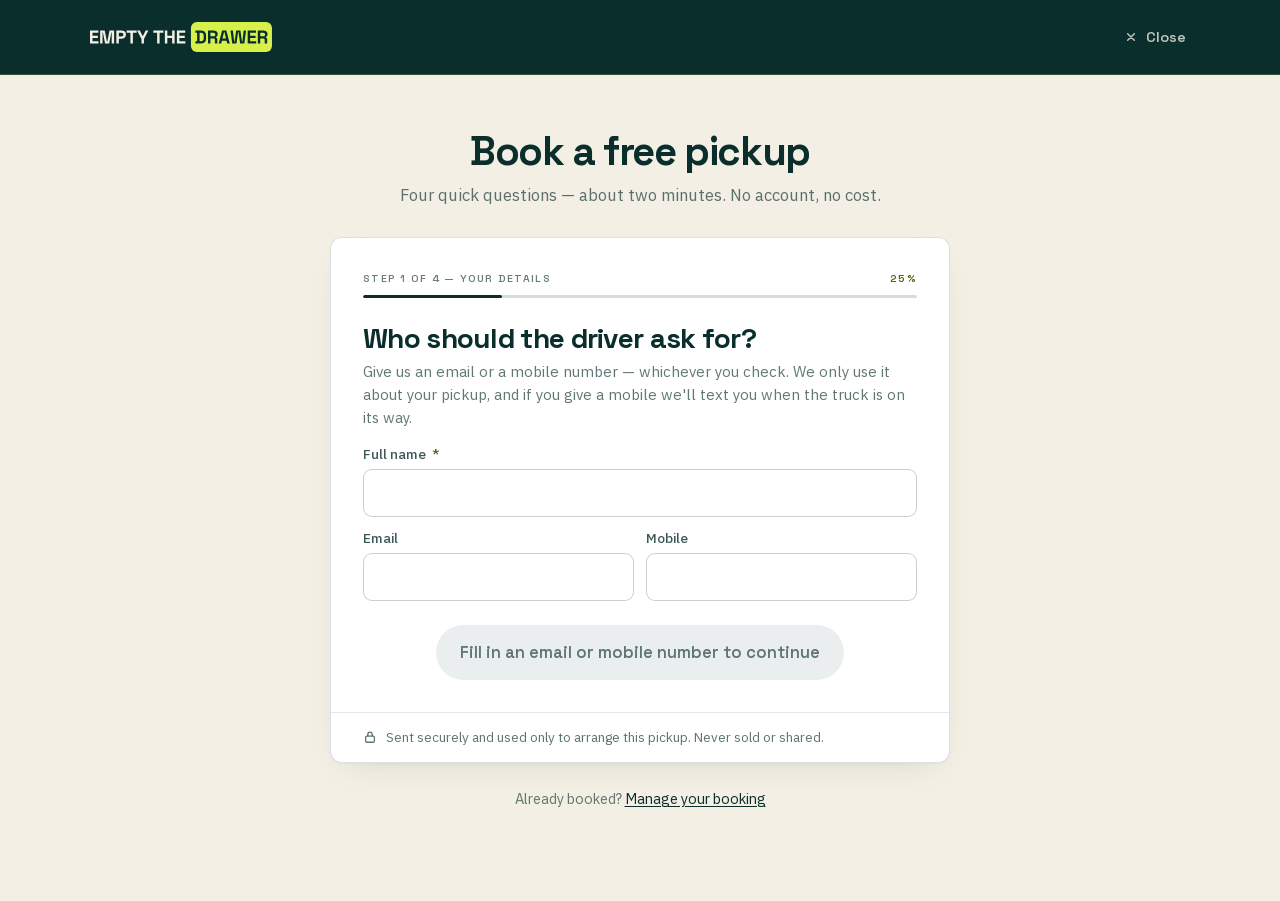
<file: site/book.html>
<!DOCTYPE html>
<html lang="en-CA">
<head>
<meta charset="utf-8">
<meta name="viewport" content="width=device-width, initial-scale=1">
<meta http-equiv="Content-Security-Policy" content="default-src 'self'; script-src 'self'; style-src 'self' 'unsafe-inline'; font-src 'self'; img-src 'self' data: https://tile.openstreetmap.org; connect-src 'self' https://script.google.com https://script.googleusercontent.com https://formsubmit.co https://photon.komoot.io; form-action 'self'; base-uri 'self'; object-src 'none'; upgrade-insecure-requests">
<meta name="referrer" content="strict-origin-when-cross-origin">
<title>Free Electronics Pickup in Metro Vancouver | Empty the Drawer</title>
<meta name="description" content="Book a free doorstep pickup for old laptops, phones, monitors and TVs anywhere within 90 km of Surrey, BC, from Vancouver to Chilliwack. Takes two minutes.">
<!-- seo -->
<link rel="canonical" href="https://emptythedrawer.org/book.html">
<meta name="robots" content="index, follow, max-image-preview:large">
<meta name="theme-color" content="#0A2E2C">
<meta property="og:type" content="website">
<meta property="og:site_name" content="Empty the Drawer">
<meta property="og:locale" content="en_CA">
<meta property="og:title" content="Free Electronics Pickup in Metro Vancouver | Empty the Drawer">
<meta property="og:description" content="Book a free doorstep pickup for old laptops, phones, monitors and TVs anywhere within 90 km of Surrey, BC, from Vancouver to Chilliwack. Takes two minutes.">
<meta property="og:url" content="https://emptythedrawer.org/book.html">
<meta property="og:image" content="https://emptythedrawer.org/og-image.png">
<meta property="og:image:width" content="1200">
<meta property="og:image:height" content="630">
<meta property="og:image:alt" content="Empty the Drawer — free electronics recycling and pickup in Surrey, BC">
<meta name="twitter:card" content="summary_large_image">
<script type="application/ld+json">{"@context":"https://schema.org","@graph":[{"@type":"Service","@id":"https://emptythedrawer.org/book.html#service","name":"Free doorstep electronics pickup","serviceType":"Electronics recycling pickup","provider":{"@type":"RecyclingCenter","@id":"https://emptythedrawer.org/#org","name":"Empty the Drawer","url":"https://emptythedrawer.org/"},"areaServed":[{"@type":"City","name":"Surrey, BC"},{"@type":"City","name":"Delta, BC"},{"@type":"City","name":"White Rock, BC"},{"@type":"City","name":"Langley, BC"},{"@type":"City","name":"Burnaby, BC"},{"@type":"City","name":"New Westminster, BC"},{"@type":"City","name":"Coquitlam, BC"},{"@type":"City","name":"Port Coquitlam, BC"},{"@type":"City","name":"Port Moody, BC"},{"@type":"City","name":"Maple Ridge, BC"},{"@type":"City","name":"Pitt Meadows, BC"},{"@type":"City","name":"Vancouver, BC"},{"@type":"City","name":"Richmond, BC"},{"@type":"City","name":"North Vancouver, BC"},{"@type":"City","name":"West Vancouver, BC"},{"@type":"City","name":"Abbotsford, BC"},{"@type":"City","name":"Mission, BC"},{"@type":"City","name":"Chilliwack, BC"},{"@type":"City","name":"Squamish, BC"}],"offers":{"@type":"Offer","price":"0","priceCurrency":"CAD"},"url":"https://emptythedrawer.org/book.html"}]}</script>
<!-- /seo -->
<link rel="icon" href="logo/favicon.svg" type="image/svg+xml">
<link rel="apple-touch-icon" href="logo/apple-touch-icon.png">
<link rel="preload" href="fonts/space-grotesk-latin.woff2" as="font" type="font/woff2" crossorigin>
<link rel="preload" href="fonts/ibm-plex-sans-latin.woff2" as="font" type="font/woff2" crossorigin>
<link rel="stylesheet" href="styles.css">
<style>
.book{min-height:calc(100vh - 74px);padding:56px 16px 80px}
.book-col{max-width:620px;margin:0 auto}
.book-head{text-align:center;margin-bottom:28px}
.book-head h1{font-family:var(--sg);font-weight:700;font-size:40px;line-height:1.05;letter-spacing:-.035em;margin:0}
.book-head p{font-size:16.5px;line-height:1.55;color:rgba(10,46,44,.66);margin:10px 0 0}
.book .card{padding:34px 32px 0;overflow:hidden}
.card-foot{margin:12px -32px 0;padding:14px 32px}
.book-after{text-align:center;font-size:14.5px;line-height:1.6;color:rgba(10,46,44,.62);margin:24px 0 0}
.book-after a{text-decoration:underline;text-underline-offset:2px}
.nav-exit{display:inline-flex;align-items:center;gap:7px;color:rgba(244,239,228,.78);font-family:var(--sg);font-weight:600;font-size:14.5px;padding:10px 4px}
.nav-exit:hover{color:var(--lime);opacity:1}
@media (max-width:640px){
  .book{padding:28px 16px 56px}
  .book-head h1{font-size:30px}
  .book-head p{font-size:15.5px}
  .book .card{padding:26px 18px 0}
  .card-foot{margin:12px -18px 0;padding:14px 18px}
  .nav-exit{font-size:13.5px}
}
</style>
</head>
<body>
<div class="page">

<header class="hdr">
  <div class="wrap">
    <a href="index.html" class="brand"><svg class="brand-logo" viewBox="0 0 242.59 40" role="img" aria-label="Empty the Drawer" xmlns="http://www.w3.org/2000/svg"><path fill="#F4EFE4" transform="translate(-1.64 28.68)" d="M1.6368 0.0V-17.36H12.7968V-14.384H4.9104V-10.2424H12.1024V-7.2664H4.9104V-2.976H12.945599999999999V0.0ZM15.128 0.0V-17.36H21.204L24.2048 -2.2319999999999998H24.651200000000003L27.652 -17.36H33.728V0.0H30.553600000000003V-14.9544H30.1072L27.1312 0.0H21.724800000000002L18.748800000000003 -14.9544H18.3024V0.0ZM36.753600000000006 0.0V-17.36H43.896Q45.53280000000001 -17.36 46.7852 -16.7028Q48.037600000000005 -16.0456 48.7444 -14.8552Q49.4512 -13.6648 49.4512 -12.027999999999999V-11.6808Q49.4512 -10.0688 48.7196 -8.866Q47.98800000000001 -7.6632 46.735600000000005 -7.006Q45.483200000000004 -6.3488 43.896 -6.3488H40.02720000000001V0.0ZM40.02720000000001 -9.3248H43.573600000000006Q44.739200000000004 -9.3248 45.458400000000005 -9.9696Q46.177600000000005 -10.6144 46.177600000000005 -11.7304V-11.978399999999999Q46.177600000000005 -13.0944 45.458400000000005 -13.7392Q44.739200000000004 -14.384 43.573600000000006 -14.384H40.02720000000001ZM55.50240000000001 0.0V-14.384H50.443200000000004V-17.36H63.83520000000001V-14.384H58.776V0.0ZM70.2832 0.0V-5.9768L64.38080000000001 -17.36H68.0264L71.6968 -9.92H72.14320000000001L75.81360000000001 -17.36H79.4592L73.5568 -5.9768V0.0ZM91.11519999999999 0.0V-14.384H86.056V-17.36H99.448V-14.384H94.38879999999999V0.0ZM101.43199999999997 0.0V-17.36H104.70559999999998V-10.1928H111.15359999999998V-17.36H114.42719999999998V0.0H111.15359999999998V-7.2168H104.70559999999998V0.0ZM117.45279999999997 0.0V-17.36H128.61279999999996V-14.384H120.72639999999997V-10.2424H127.91839999999998V-7.2664H120.72639999999997V-2.976H128.7616V0.0Z"/><rect x="134.56" y="0" width="108.03" height="40.00" rx="8.00" fill="#D8F14A"/><path fill="#0A2E2C" transform="translate(139.38 28.68)" d="M1.1408 0.0V-2.8768H3.4223999999999997V-14.4832H1.1408V-17.36H8.283199999999999Q11.78 -17.36 13.602799999999998 -15.5868Q15.4256 -13.8136 15.4256 -10.316799999999999V-7.0432Q15.4256 -3.5463999999999998 13.602799999999998 -1.7731999999999999Q11.78 0.0 8.283199999999999 0.0ZM6.696 -2.976H8.332799999999999Q10.316799999999999 -2.976 11.234399999999999 -4.0176Q12.152 -5.0592 12.152 -6.944V-10.416Q12.152 -12.3256 11.234399999999999 -13.354800000000001Q10.316799999999999 -14.384 8.332799999999999 -14.384H6.696ZM17.9056 0.0V-17.36H25.4448Q27.081599999999998 -17.36 28.296799999999998 -16.7896Q29.512 -16.2192 30.1816 -15.1776Q30.8512 -14.136 30.8512 -12.7224V-12.4248Q30.8512 -10.8624 30.1072 -9.895199999999999Q29.3632 -8.927999999999999 28.272 -8.4816V-8.0352Q29.263999999999996 -7.9856 29.809599999999996 -7.353199999999999Q30.355199999999996 -6.7208 30.355199999999996 -5.6792V0.0H27.081599999999998V-5.208Q27.081599999999998 -5.8031999999999995 26.7716 -6.1752Q26.461599999999997 -6.5472 25.742399999999996 -6.5472H21.179199999999998V0.0ZM21.179199999999998 -9.5232H25.0976Q26.263199999999998 -9.5232 26.920399999999997 -10.1556Q27.577599999999997 -10.788 27.577599999999997 -11.8296V-12.0776Q27.577599999999997 -13.1192 26.932799999999997 -13.7516Q26.287999999999997 -14.384 25.0976 -14.384H21.179199999999998ZM32.1408 0.0 36.704 -17.36H42.408L46.971199999999996 0.0H43.5984L42.656 -3.8192H36.455999999999996L35.5136 0.0ZM37.2248 -6.844799999999999H41.8872L39.779199999999996 -15.301599999999999H39.3328ZM50.1952 0.0 47.9136 -17.36H51.162400000000005L52.848800000000004 -2.2816H53.2952L55.4776 -17.36H61.132000000000005L63.314400000000006 -2.2816H63.7608L65.44720000000001 -17.36H68.696L66.4144 0.0H60.760000000000005L58.528000000000006 -15.4256H58.0816L55.8496 0.0ZM70.82879999999999 0.0V-17.36H81.9888V-14.384H74.10239999999999V-10.2424H81.2944V-7.2664H74.10239999999999V-2.976H82.13759999999999V0.0ZM84.31999999999998 0.0V-17.36H91.85919999999999Q93.49599999999998 -17.36 94.71119999999999 -16.7896Q95.92639999999999 -16.2192 96.59599999999998 -15.1776Q97.26559999999998 -14.136 97.26559999999998 -12.7224V-12.4248Q97.26559999999998 -10.8624 96.52159999999998 -9.895199999999999Q95.77759999999998 -8.927999999999999 94.68639999999999 -8.4816V-8.0352Q95.67839999999998 -7.9856 96.22399999999999 -7.353199999999999Q96.76959999999998 -6.7208 96.76959999999998 -5.6792V0.0H93.49599999999998V-5.208Q93.49599999999998 -5.8031999999999995 93.18599999999998 -6.1752Q92.87599999999999 -6.5472 92.15679999999999 -6.5472H87.59359999999998V0.0ZM87.59359999999998 -9.5232H91.51199999999999Q92.67759999999998 -9.5232 93.33479999999999 -10.1556Q93.99199999999999 -10.788 93.99199999999999 -11.8296V-12.0776Q93.99199999999999 -13.1192 93.34719999999999 -13.7516Q92.70239999999998 -14.384 91.51199999999999 -14.384H87.59359999999998Z"/></svg></a>
    <nav class="hdr-nav">
      <a href="index.html" class="nav-exit" aria-label="Close and go back to the site">
        <svg viewBox="0 0 24 24" width="16" height="16" fill="none" stroke="currentColor" stroke-width="2.2" stroke-linecap="round" aria-hidden="true"><path d="M7 7l10 10M17 7L7 17"/></svg>Close
      </a>
    </nav>
  </div>
</header>

<main class="book">
  <div class="book-col">
    <div class="book-head">
      <h1>Book a free pickup</h1>
      <p>Four quick questions — about two minutes. No account, no cost.</p>
    </div>
    <div class="card" id="booking"></div>
    <noscript>
      <p style="margin-top:18px;font-size:15.5px;line-height:1.6">The booking form needs JavaScript. You can also book a free electronics pickup anywhere within 90 km of Surrey, BC by calling <a class="u" href="tel:+16049539883">(604) 953-9883</a> or emailing <a class="u" href="mailto:donations@emptythedrawer.org">donations@emptythedrawer.org</a>.</p>
    </noscript>
    <p class="book-after">Already booked? <a href="manage.html">Manage your booking</a></p>
  </div>
</main>
</div>

<script src="vendor/react.production.min.js"></script>
<script src="vendor/react-dom.production.min.js"></script>
<script src="vendor/htm.umd.js"></script>
<script src="common.js"></script>
<script src="booking.js"></script>
</body>
</html>
</file>
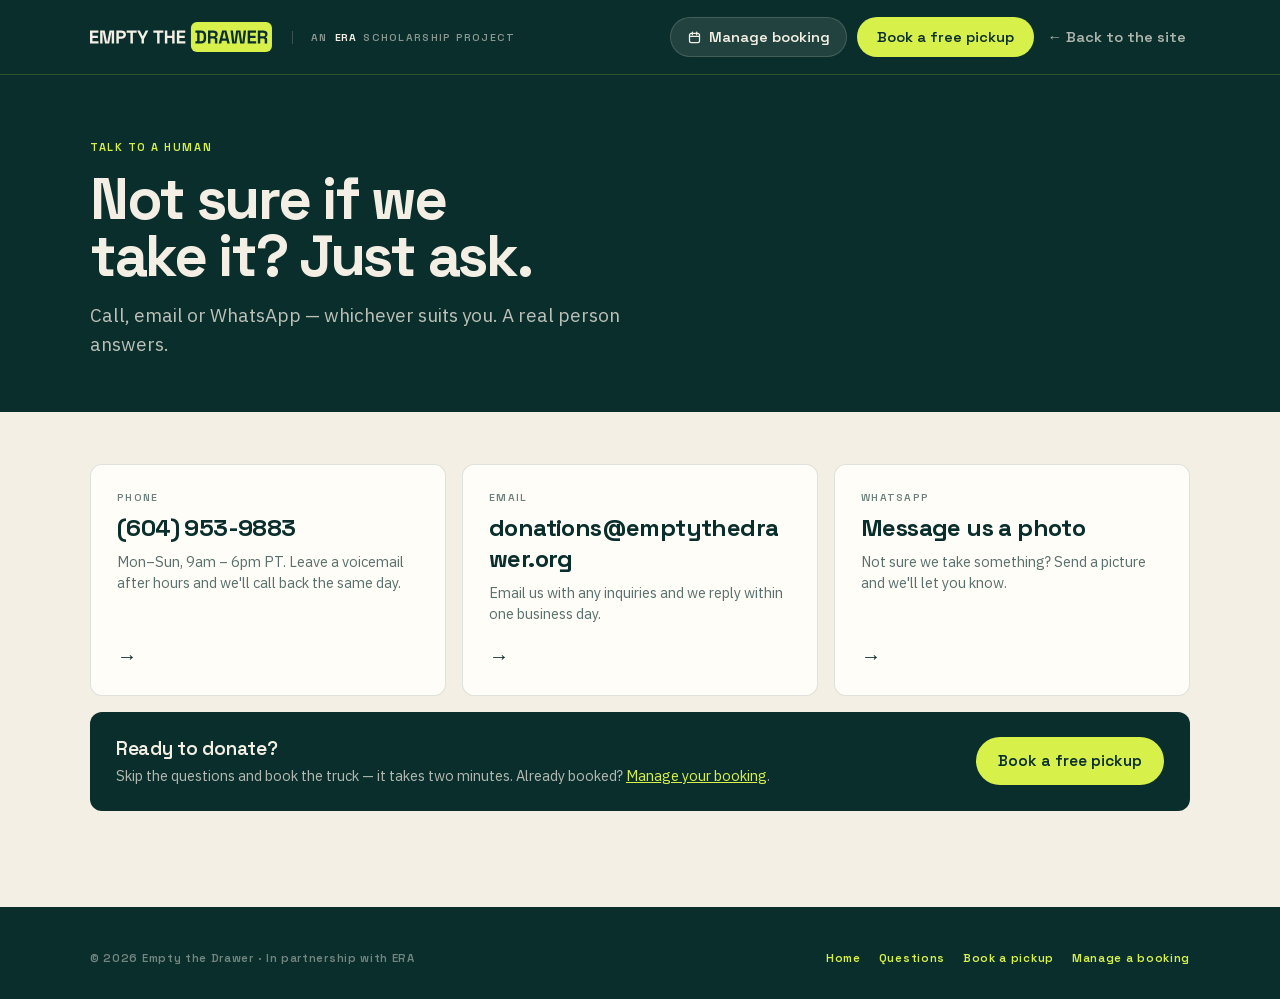
<file: site/contact.html>
<!DOCTYPE html>
<html lang="en-CA">
<head>
<meta charset="utf-8">
<meta name="viewport" content="width=device-width, initial-scale=1">
<meta http-equiv="Content-Security-Policy" content="default-src 'self'; script-src 'self'; style-src 'self' 'unsafe-inline'; font-src 'self'; img-src 'self' data: https://tile.openstreetmap.org; connect-src 'self' https://script.google.com https://script.googleusercontent.com https://formsubmit.co https://photon.komoot.io; form-action 'self'; base-uri 'self'; object-src 'none'; upgrade-insecure-requests">
<meta name="referrer" content="strict-origin-when-cross-origin">
<title>Contact Empty the Drawer — Ask What We Accept</title>
<meta name="description" content="Not sure if we take it? Call (604) 953-9883, email or WhatsApp us about recycling or donating old electronics in Surrey and Metro Vancouver.">
<!-- seo -->
<link rel="canonical" href="https://emptythedrawer.org/contact.html">
<meta name="robots" content="index, follow, max-image-preview:large">
<meta name="theme-color" content="#0A2E2C">
<meta property="og:type" content="website">
<meta property="og:site_name" content="Empty the Drawer">
<meta property="og:locale" content="en_CA">
<meta property="og:title" content="Contact Empty the Drawer — Ask What We Accept">
<meta property="og:description" content="Not sure if we take it? Call (604) 953-9883, email or WhatsApp us about recycling or donating old electronics in Surrey and Metro Vancouver.">
<meta property="og:url" content="https://emptythedrawer.org/contact.html">
<meta property="og:image" content="https://emptythedrawer.org/og-image.png">
<meta property="og:image:width" content="1200">
<meta property="og:image:height" content="630">
<meta property="og:image:alt" content="Empty the Drawer — free electronics recycling and pickup in Surrey, BC">
<meta name="twitter:card" content="summary_large_image">
<script type="application/ld+json">{"@context":"https://schema.org","@graph":[{"@type":"ContactPage","url":"https://emptythedrawer.org/contact.html","name":"Contact Empty the Drawer","about":{"@type":"RecyclingCenter","@id":"https://emptythedrawer.org/#org","name":"Empty the Drawer","url":"https://emptythedrawer.org/","telephone":"+1-604-953-9883","email":"donations@emptythedrawer.org"}}]}</script>
<!-- /seo -->
<link rel="icon" href="logo/favicon.svg" type="image/svg+xml">
<link rel="apple-touch-icon" href="logo/apple-touch-icon.png">
<link rel="preload" href="fonts/space-grotesk-latin.woff2" as="font" type="font/woff2" crossorigin>
<link rel="preload" href="fonts/ibm-plex-sans-latin.woff2" as="font" type="font/woff2" crossorigin>
<link rel="stylesheet" href="styles.css">
<style>
.contact .subhero .wrap{padding-top:60px;padding-bottom:52px}
.contact .subhero h1{font-size:58px;max-width:720px}
.contact .subhero p{max-width:580px;margin-top:16px}
.ways{background:var(--paper);padding:52px 0 96px}
.ways-grid{display:grid;grid-template-columns:repeat(auto-fit,minmax(min(100%,260px),1fr));gap:16px}
.way{background:var(--cream);border:1px solid rgba(10,46,44,.13);border-radius:12px;padding:26px;display:flex;flex-direction:column;gap:8px;min-height:190px;transition:border-color .15s ease}
.way:hover{border-color:var(--ink);opacity:1}
.way .eyebrow{color:rgba(10,46,44,.6)}
.way-main{font-family:var(--sg);font-weight:700;font-size:24px;letter-spacing:-.025em;overflow-wrap:anywhere}
.way-sub{font-size:14.5px;line-height:1.5;color:rgba(10,46,44,.68)}
.way-arrow{margin-top:auto;padding-top:10px;font-family:var(--sg);font-weight:700;font-size:20px}
.ready-band{background:var(--ink);color:var(--paper);border-radius:12px;padding:24px 26px;display:flex;justify-content:space-between;align-items:center;gap:20px;flex-wrap:wrap;margin-top:16px}
@media (max-width:640px){
  .contact .subhero h1{font-size:40px}
  .ways{padding:32px 0 64px}
}
</style>
</head>
<body class="contact">
<div class="page">

<header class="hdr">
  <div class="wrap">
    <a href="index.html" class="brand"><svg class="brand-logo" viewBox="0 0 242.59 40" role="img" aria-label="Empty the Drawer" xmlns="http://www.w3.org/2000/svg"><path fill="#F4EFE4" transform="translate(-1.64 28.68)" d="M1.6368 0.0V-17.36H12.7968V-14.384H4.9104V-10.2424H12.1024V-7.2664H4.9104V-2.976H12.945599999999999V0.0ZM15.128 0.0V-17.36H21.204L24.2048 -2.2319999999999998H24.651200000000003L27.652 -17.36H33.728V0.0H30.553600000000003V-14.9544H30.1072L27.1312 0.0H21.724800000000002L18.748800000000003 -14.9544H18.3024V0.0ZM36.753600000000006 0.0V-17.36H43.896Q45.53280000000001 -17.36 46.7852 -16.7028Q48.037600000000005 -16.0456 48.7444 -14.8552Q49.4512 -13.6648 49.4512 -12.027999999999999V-11.6808Q49.4512 -10.0688 48.7196 -8.866Q47.98800000000001 -7.6632 46.735600000000005 -7.006Q45.483200000000004 -6.3488 43.896 -6.3488H40.02720000000001V0.0ZM40.02720000000001 -9.3248H43.573600000000006Q44.739200000000004 -9.3248 45.458400000000005 -9.9696Q46.177600000000005 -10.6144 46.177600000000005 -11.7304V-11.978399999999999Q46.177600000000005 -13.0944 45.458400000000005 -13.7392Q44.739200000000004 -14.384 43.573600000000006 -14.384H40.02720000000001ZM55.50240000000001 0.0V-14.384H50.443200000000004V-17.36H63.83520000000001V-14.384H58.776V0.0ZM70.2832 0.0V-5.9768L64.38080000000001 -17.36H68.0264L71.6968 -9.92H72.14320000000001L75.81360000000001 -17.36H79.4592L73.5568 -5.9768V0.0ZM91.11519999999999 0.0V-14.384H86.056V-17.36H99.448V-14.384H94.38879999999999V0.0ZM101.43199999999997 0.0V-17.36H104.70559999999998V-10.1928H111.15359999999998V-17.36H114.42719999999998V0.0H111.15359999999998V-7.2168H104.70559999999998V0.0ZM117.45279999999997 0.0V-17.36H128.61279999999996V-14.384H120.72639999999997V-10.2424H127.91839999999998V-7.2664H120.72639999999997V-2.976H128.7616V0.0Z"/><rect x="134.56" y="0" width="108.03" height="40.00" rx="8.00" fill="#D8F14A"/><path fill="#0A2E2C" transform="translate(139.38 28.68)" d="M1.1408 0.0V-2.8768H3.4223999999999997V-14.4832H1.1408V-17.36H8.283199999999999Q11.78 -17.36 13.602799999999998 -15.5868Q15.4256 -13.8136 15.4256 -10.316799999999999V-7.0432Q15.4256 -3.5463999999999998 13.602799999999998 -1.7731999999999999Q11.78 0.0 8.283199999999999 0.0ZM6.696 -2.976H8.332799999999999Q10.316799999999999 -2.976 11.234399999999999 -4.0176Q12.152 -5.0592 12.152 -6.944V-10.416Q12.152 -12.3256 11.234399999999999 -13.354800000000001Q10.316799999999999 -14.384 8.332799999999999 -14.384H6.696ZM17.9056 0.0V-17.36H25.4448Q27.081599999999998 -17.36 28.296799999999998 -16.7896Q29.512 -16.2192 30.1816 -15.1776Q30.8512 -14.136 30.8512 -12.7224V-12.4248Q30.8512 -10.8624 30.1072 -9.895199999999999Q29.3632 -8.927999999999999 28.272 -8.4816V-8.0352Q29.263999999999996 -7.9856 29.809599999999996 -7.353199999999999Q30.355199999999996 -6.7208 30.355199999999996 -5.6792V0.0H27.081599999999998V-5.208Q27.081599999999998 -5.8031999999999995 26.7716 -6.1752Q26.461599999999997 -6.5472 25.742399999999996 -6.5472H21.179199999999998V0.0ZM21.179199999999998 -9.5232H25.0976Q26.263199999999998 -9.5232 26.920399999999997 -10.1556Q27.577599999999997 -10.788 27.577599999999997 -11.8296V-12.0776Q27.577599999999997 -13.1192 26.932799999999997 -13.7516Q26.287999999999997 -14.384 25.0976 -14.384H21.179199999999998ZM32.1408 0.0 36.704 -17.36H42.408L46.971199999999996 0.0H43.5984L42.656 -3.8192H36.455999999999996L35.5136 0.0ZM37.2248 -6.844799999999999H41.8872L39.779199999999996 -15.301599999999999H39.3328ZM50.1952 0.0 47.9136 -17.36H51.162400000000005L52.848800000000004 -2.2816H53.2952L55.4776 -17.36H61.132000000000005L63.314400000000006 -2.2816H63.7608L65.44720000000001 -17.36H68.696L66.4144 0.0H60.760000000000005L58.528000000000006 -15.4256H58.0816L55.8496 0.0ZM70.82879999999999 0.0V-17.36H81.9888V-14.384H74.10239999999999V-10.2424H81.2944V-7.2664H74.10239999999999V-2.976H82.13759999999999V0.0ZM84.31999999999998 0.0V-17.36H91.85919999999999Q93.49599999999998 -17.36 94.71119999999999 -16.7896Q95.92639999999999 -16.2192 96.59599999999998 -15.1776Q97.26559999999998 -14.136 97.26559999999998 -12.7224V-12.4248Q97.26559999999998 -10.8624 96.52159999999998 -9.895199999999999Q95.77759999999998 -8.927999999999999 94.68639999999999 -8.4816V-8.0352Q95.67839999999998 -7.9856 96.22399999999999 -7.353199999999999Q96.76959999999998 -6.7208 96.76959999999998 -5.6792V0.0H93.49599999999998V-5.208Q93.49599999999998 -5.8031999999999995 93.18599999999998 -6.1752Q92.87599999999999 -6.5472 92.15679999999999 -6.5472H87.59359999999998V0.0ZM87.59359999999998 -9.5232H91.51199999999999Q92.67759999999998 -9.5232 93.33479999999999 -10.1556Q93.99199999999999 -10.788 93.99199999999999 -11.8296V-12.0776Q93.99199999999999 -13.1192 93.34719999999999 -13.7516Q92.70239999999998 -14.384 91.51199999999999 -14.384H87.59359999999998Z"/></svg></a>
    <span class="eyebrow era-tag">an <strong>ERA</strong> scholarship project</span>
    <nav class="hdr-nav">
      <a href="manage.html" class="nav-manage"><svg viewBox="0 0 24 24" width="15" height="15" fill="none" stroke="currentColor" stroke-width="2" stroke-linecap="round" stroke-linejoin="round" aria-hidden="true"><rect x="4" y="5.5" width="16" height="14.5" rx="3"/><path d="M4 10h16M8.5 3.5v4M15.5 3.5v4"/></svg><span class="full">Manage booking</span><span class="short">Manage</span></a>
      <a href="book.html" class="nav-cta"><span class="full">Book a free pickup</span><span class="short">Book</span></a>
      <a href="index.html" class="nav-back">← Back to the site</a>
    </nav>
  </div>
</header>

<section class="subhero">
  <div class="wrap">
    <span class="kicker" style="color:var(--lime)">talk to a human</span>
    <h1>Not sure if we take it? Just ask.</h1>
    <p>Call, email or WhatsApp — whichever suits you. A real person answers.</p>
  </div>
</section>

<section class="ways">
  <div class="wrap">
    <div class="ways-grid">
      <a class="way" href="tel:+16049539883">
        <span class="eyebrow">phone</span>
        <div class="way-main">(604) 953-9883</div>
        <div class="way-sub">Mon–Sun, 9am – 6pm PT. Leave a voicemail after hours and we'll call back the same day.</div>
        <span class="way-arrow" aria-hidden="true">→</span>
      </a>
      <a class="way" href="mailto:donations@emptythedrawer.org?subject=Donating%20devices">
        <span class="eyebrow">email</span>
        <div class="way-main">donations@emptythedrawer.org</div>
        <div class="way-sub">Email us with any inquiries and we reply within one business day.</div>
        <span class="way-arrow" aria-hidden="true">→</span>
      </a>
      <a class="way" href="https://wa.me/16049539883?text=Hi%20Empty%20the%20Drawer%20%E2%80%94%20I%20have%20some%20old%20devices%20to%20donate" target="_blank" rel="noopener">
        <span class="eyebrow">whatsapp</span>
        <div class="way-main">Message us a photo</div>
        <div class="way-sub">Not sure we take something? Send a picture and we'll let you know.</div>
        <span class="way-arrow" aria-hidden="true">→</span>
      </a>
    </div>
    <div class="ready-band">
      <div>
        <div style="font-family:var(--sg);font-weight:600;font-size:19px;letter-spacing:-.015em">Ready to donate?</div>
        <div style="font-size:14.5px;line-height:1.5;color:rgba(244,239,228,.72);margin-top:4px">Skip the questions and book the truck — it takes two minutes. Already booked? <a href="manage.html" style="color:var(--lime);text-decoration:underline">Manage your booking</a>.</div>
      </div>
      <a href="book.html" class="nav-cta" style="font-size:15.5px;padding:14px 22px">Book a free pickup</a>
    </div>
  </div>
</section>

<footer class="foot-simple">
  <div class="wrap">
    <span>© 2026 Empty the Drawer · In partnership with ERA</span>
    <div class="foot-links"><a href="index.html">Home</a><a href="index.html#faq">Questions</a><a href="book.html">Book a pickup</a><a href="manage.html">Manage a booking</a></div>
  </div>
</footer>
</div>
</body>
</html>
</file>
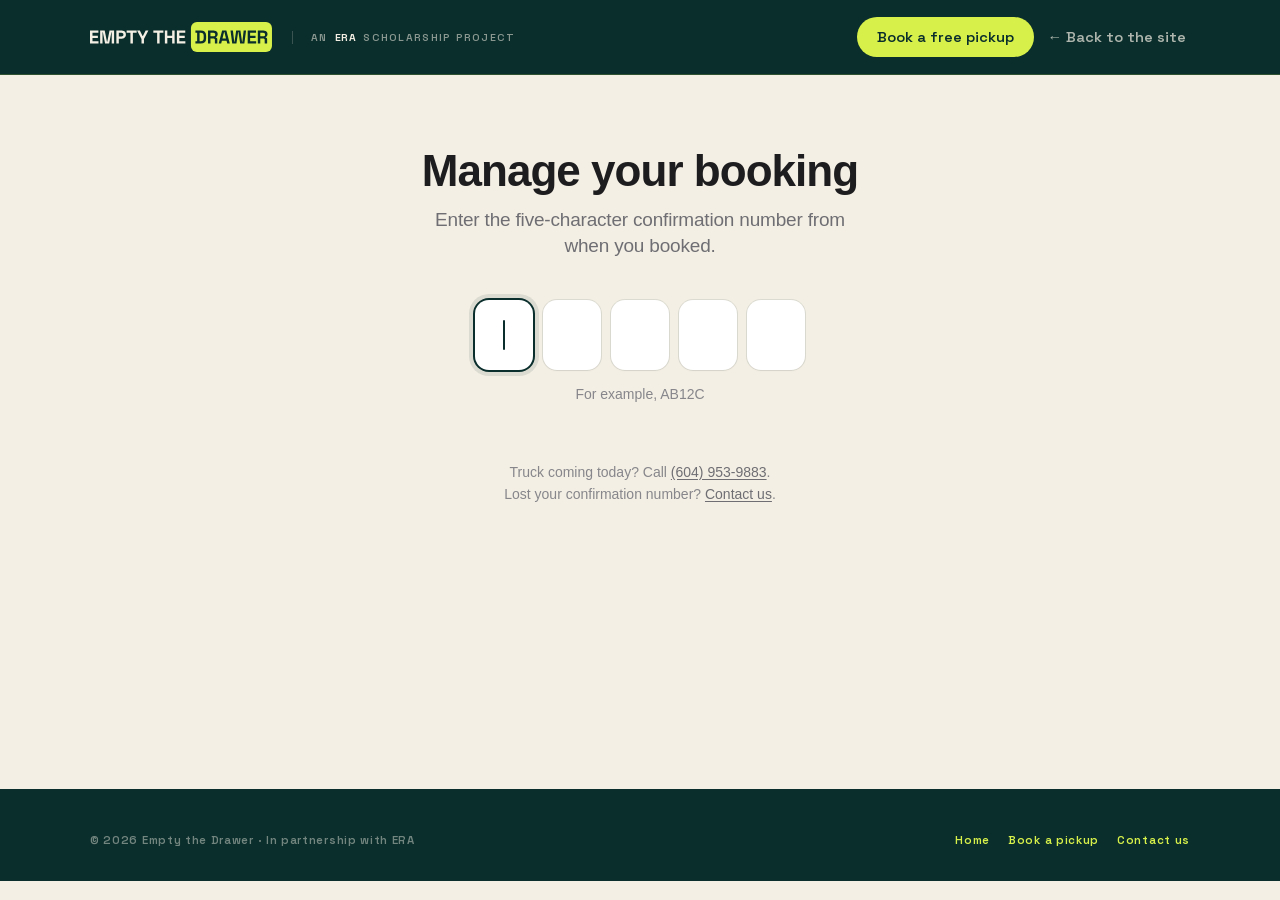
<file: site/manage.html>
<!DOCTYPE html>
<html lang="en-CA">
<head>
<meta charset="utf-8">
<meta name="viewport" content="width=device-width, initial-scale=1">
<meta http-equiv="Content-Security-Policy" content="default-src 'self'; script-src 'self'; style-src 'self' 'unsafe-inline'; font-src 'self'; img-src 'self' data: https://tile.openstreetmap.org; connect-src 'self' https://script.google.com https://script.googleusercontent.com https://formsubmit.co https://photon.komoot.io; form-action 'self'; base-uri 'self'; object-src 'none'; upgrade-insecure-requests">
<meta name="referrer" content="strict-origin-when-cross-origin">
<title>Manage Your Booking | Empty the Drawer</title>
<meta name="description" content="Cancel, reschedule or change your Empty the Drawer pickup with your confirmation number.">
<!-- seo -->
<link rel="canonical" href="https://emptythedrawer.org/manage.html">
<meta name="robots" content="noindex, follow">
<meta name="theme-color" content="#0A2E2C">
<meta property="og:type" content="website">
<meta property="og:site_name" content="Empty the Drawer">
<meta property="og:locale" content="en_CA">
<meta property="og:title" content="Manage Your Booking | Empty the Drawer">
<meta property="og:description" content="Cancel, reschedule or change your Empty the Drawer pickup with your confirmation number.">
<meta property="og:url" content="https://emptythedrawer.org/manage.html">
<meta property="og:image" content="https://emptythedrawer.org/og-image.png">
<meta property="og:image:width" content="1200">
<meta property="og:image:height" content="630">
<meta property="og:image:alt" content="Empty the Drawer — free electronics recycling and pickup in Surrey, BC">
<meta name="twitter:card" content="summary_large_image">
<!-- /seo -->
<link rel="icon" href="logo/favicon.svg" type="image/svg+xml">
<link rel="apple-touch-icon" href="logo/apple-touch-icon.png">
<link rel="preload" href="fonts/space-grotesk-latin.woff2" as="font" type="font/woff2" crossorigin>
<link rel="preload" href="fonts/ibm-plex-sans-latin.woff2" as="font" type="font/woff2" crossorigin>
<link rel="stylesheet" href="styles.css">
<style>
:root{
  --sys:-apple-system,BlinkMacSystemFont,"SF Pro Text","SF Pro Display","Helvetica Neue",Helvetica,Arial,sans-serif;
  --label:#1d1d1f; --label-2:#6e6e73; --label-3:#86868b;
  --sep:rgba(10,46,44,.1); --fill:#fff; --bg:var(--paper);
}
body{background:var(--bg)}
.mg{font-family:var(--sys);color:var(--label);-webkit-font-smoothing:antialiased;min-height:calc(100vh - 74px - 112px);padding:72px 16px 96px}
.mg-col{max-width:520px;margin:0 auto}

.intro{text-align:center}
.title{font-family:var(--sys);font-weight:700;font-size:44px;line-height:1.08;letter-spacing:-.022em;margin:0;color:var(--label)}
.subtitle{font-size:19px;line-height:1.42;letter-spacing:-.01em;color:var(--label-2);margin:12px auto 0;max-width:420px}

/* code boxes */
.code{position:relative;display:flex;justify-content:center;gap:10px;margin:40px auto 0;cursor:text;width:max-content}
.code-box{width:58px;height:70px;border-radius:14px;background:var(--fill);box-shadow:0 0 0 1px var(--sep),0 1px 2px rgba(0,0,0,.04);display:flex;align-items:center;justify-content:center;font-family:var(--sys);font-size:30px;font-weight:600;letter-spacing:0;color:var(--label);transition:box-shadow .2s ease,transform .2s ease}
.code-box.filled{box-shadow:0 0 0 1px rgba(0,0,0,.14),0 1px 2px rgba(0,0,0,.04)}
.code-box.active{box-shadow:0 0 0 2px var(--ink),0 0 0 6px rgba(10,46,44,.1)}
.code-box.active:empty::after{content:"";width:2px;height:30px;background:var(--ink);border-radius:1px;animation:caret 1s steps(1) infinite}
.code.bad .code-box{box-shadow:0 0 0 1.5px #d70015;animation:shake .4s ease}
.code-input{position:absolute;inset:0;width:100%;opacity:0;border:0;font-size:16px;color:transparent;background:transparent;caret-color:transparent;cursor:text}
.code-help{text-align:center;font-size:14px;line-height:1.45;color:var(--label-3);margin:14px 0 0;min-height:20px}
.code-help.bad{color:#d70015}
@keyframes caret{50%{opacity:0}}
@keyframes shake{20%,60%{transform:translateX(-4px)}40%,80%{transform:translateX(4px)}}

/* grouped lists */
.reveal{animation:rise .42s cubic-bezier(.2,.8,.2,1) both}
@keyframes rise{from{opacity:0;transform:translateY(10px)}to{opacity:1;transform:none}}
.group{margin-top:36px}
.group-title{display:flex;justify-content:space-between;align-items:baseline;font-size:13px;font-weight:600;letter-spacing:.01em;text-transform:uppercase;color:var(--label-3);padding:0 18px 8px}
.group-title span{text-transform:none;font-weight:400;letter-spacing:0}
.group-body{background:var(--fill);border-radius:16px;overflow:hidden;box-shadow:0 0 0 1px var(--sep),0 1px 3px rgba(0,0,0,.03)}
.row{display:flex;align-items:center;gap:14px;width:100%;padding:14px 18px;background:transparent;border:0;text-align:left;font:inherit;color:inherit;cursor:pointer;position:relative;transition:background .15s ease}
.row + .row::before{content:"";position:absolute;top:0;right:0;left:18px;height:1px;background:var(--sep)}
.row:has(.row-icon) + .row::before{left:64px}
.row:hover{background:rgba(0,0,0,.025)}
.row:active{background:rgba(0,0,0,.05)}
.row.static{cursor:default}
.row.static:hover{background:transparent}
.row.compact{padding-top:13px;padding-bottom:13px}
.row-icon{flex:none;width:32px;height:32px;border-radius:9px;display:flex;align-items:center;justify-content:center;color:#fff}
.row-text{flex:1;min-width:0;display:flex;flex-direction:column;gap:2px}
.row-label{font-size:17px;line-height:1.3;letter-spacing:-.015em;color:var(--label)}
.row-sub{font-size:14px;line-height:1.35;color:var(--label-2)}
.row-check{flex:none;width:22px;height:22px;color:var(--ink);display:flex;align-items:center;justify-content:center}
.row-check svg{animation:pop .25s cubic-bezier(.2,.9,.3,1.4) both}
@keyframes pop{from{transform:scale(.4);opacity:0}to{transform:none;opacity:1}}
.row:focus-visible,.btn-primary:focus-visible,.btn-plain:focus-visible{outline:2px solid var(--ink);outline-offset:-2px}
.note{display:block;width:100%;border:0;outline:0;resize:vertical;padding:14px 18px;font-family:var(--sys);font-size:17px;line-height:1.4;letter-spacing:-.015em;color:var(--label);background:transparent;min-height:96px}
.note::placeholder{color:#a1a1a6}

/* buttons */
.btn-primary{display:flex;align-items:center;justify-content:center;gap:10px;width:100%;margin-top:36px;padding:16px 22px;border:0;border-radius:14px;background:var(--ink);color:#fff;font-family:var(--sys);font-size:17px;font-weight:600;letter-spacing:-.01em;cursor:pointer;transition:transform .15s ease,opacity .2s ease,background .2s ease}
.btn-primary:hover{color:#fff;opacity:.92}
.btn-primary:active{transform:scale(.985)}
.btn-primary.destructive{background:#d70015}
.btn-primary:disabled{background:rgba(0,0,0,.08);color:rgba(0,0,0,.3);cursor:not-allowed;transform:none;opacity:1}
.btn-plain{display:block;margin:14px auto 0;background:none;border:0;font-family:var(--sys);font-size:16px;color:var(--olive);cursor:pointer;padding:8px}
.btn-plain:hover{text-decoration:underline}
.spinner{width:16px;height:16px;border-radius:50%;border:2px solid rgba(0,0,0,.18);border-top-color:rgba(0,0,0,.5);animation:spin .7s linear infinite}
@keyframes spin{to{transform:rotate(360deg)}}
.send-err{text-align:center;font-size:14px;color:#d70015;margin:12px 0 0}
/* booking status */
.status-head{padding:16px 18px 6px}
.status-head p{margin:10px 0 0;font-size:15px;line-height:1.45;color:var(--label-2)}
.status-pill{display:inline-block;font-size:13px;font-weight:600;letter-spacing:.01em;padding:5px 11px;border-radius:999px;background:#eef0ea;color:var(--ink)}
.status-pill.scheduled{background:#e7f4c2;color:#3d5410}
.status-pill.on_the_way{background:#e6e3ff;color:#3a2fa0}
.status-pill.picked_up{background:var(--lime);color:var(--ink)}
.status-pill.recycled{background:var(--ink);color:var(--lime)}
.status-pill.cancelled{background:#fde7e7;color:#a3121f}
.timeline{list-style:none;margin:6px 0 0;padding:6px 18px 14px}
.tl-step{position:relative;display:flex;gap:14px;align-items:flex-start;padding:8px 0}
.tl-step:not(:last-child)::after{content:"";position:absolute;left:11px;top:32px;bottom:-8px;width:2px;background:var(--sep)}
.tl-step.done:not(:last-child)::after{background:var(--ink)}
.tl-dot{flex:none;width:24px;height:24px;border-radius:50%;display:flex;align-items:center;justify-content:center;background:#fff;box-shadow:inset 0 0 0 2px var(--sep);color:var(--lime)}
.tl-dot svg{width:14px;height:14px}
.tl-step.done .tl-dot{background:var(--ink);box-shadow:none}
.tl-step.now .tl-dot{box-shadow:inset 0 0 0 2px var(--ink),0 0 0 4px rgba(10,46,44,.1);background:var(--lime)}
.tl-text{display:flex;flex-direction:column;gap:1px;padding-top:2px}
.tl-label{font-size:16px;letter-spacing:-.01em;color:var(--label)}
.tl-step.next .tl-label{color:var(--label-3)}
.tl-step.now .tl-label{font-weight:600}
.tl-sub{font-size:13.5px;color:var(--label-2)}
.after-note{text-align:center;font-size:15px;color:var(--label-2);margin:16px 0 0}
.after-note a{color:var(--olive);font-weight:600}
.spinner.dark{display:inline-block;vertical-align:-3px;margin-right:6px;width:14px;height:14px;border-color:rgba(0,0,0,.12);border-top-color:rgba(0,0,0,.45)}
.honey{position:absolute;left:-9999px;width:1px;height:1px;opacity:0}

/* done */
.done{text-align:center;animation:rise .5s cubic-bezier(.2,.8,.2,1) both}
.done-mark{width:72px;height:72px;margin:0 auto 26px;border-radius:50%;background:var(--lime);color:var(--ink);display:flex;align-items:center;justify-content:center}
.done-mark svg{width:34px;height:34px;animation:pop .45s .1s cubic-bezier(.2,.9,.3,1.4) both}
.done-code{display:inline-flex;align-items:baseline;gap:10px;margin-top:28px;padding:12px 20px;border-radius:12px;background:var(--fill);box-shadow:0 0 0 1px var(--sep)}
.done-code span{font-size:14px;color:var(--label-2)}
.done-code strong{font-size:22px;letter-spacing:.1em}
.done .btn-primary{text-decoration:none}

.mg-foot{margin:56px auto 0;max-width:520px;text-align:center;font-size:14px;line-height:1.6;color:var(--label-3)}
.mg-foot a{color:var(--label-2);text-decoration:underline;text-underline-offset:2px}

@media (max-width:640px){
  .mg{padding:44px 16px 72px}
  .title{font-size:34px}
  .subtitle{font-size:17px}
  .code{gap:8px;margin-top:32px}
  .code-box{width:52px;height:62px;font-size:26px;border-radius:12px}
}
@media (max-width:340px){
  .code-box{width:46px;height:56px}
}
@media (prefers-reduced-motion:reduce){.code-box.active:empty::after{animation:none}}
</style>
</head>
<body>
<div class="page">

<header class="hdr">
  <div class="wrap">
    <a href="index.html" class="brand"><svg class="brand-logo" viewBox="0 0 242.59 40" role="img" aria-label="Empty the Drawer" xmlns="http://www.w3.org/2000/svg"><path fill="#F4EFE4" transform="translate(-1.64 28.68)" d="M1.6368 0.0V-17.36H12.7968V-14.384H4.9104V-10.2424H12.1024V-7.2664H4.9104V-2.976H12.945599999999999V0.0ZM15.128 0.0V-17.36H21.204L24.2048 -2.2319999999999998H24.651200000000003L27.652 -17.36H33.728V0.0H30.553600000000003V-14.9544H30.1072L27.1312 0.0H21.724800000000002L18.748800000000003 -14.9544H18.3024V0.0ZM36.753600000000006 0.0V-17.36H43.896Q45.53280000000001 -17.36 46.7852 -16.7028Q48.037600000000005 -16.0456 48.7444 -14.8552Q49.4512 -13.6648 49.4512 -12.027999999999999V-11.6808Q49.4512 -10.0688 48.7196 -8.866Q47.98800000000001 -7.6632 46.735600000000005 -7.006Q45.483200000000004 -6.3488 43.896 -6.3488H40.02720000000001V0.0ZM40.02720000000001 -9.3248H43.573600000000006Q44.739200000000004 -9.3248 45.458400000000005 -9.9696Q46.177600000000005 -10.6144 46.177600000000005 -11.7304V-11.978399999999999Q46.177600000000005 -13.0944 45.458400000000005 -13.7392Q44.739200000000004 -14.384 43.573600000000006 -14.384H40.02720000000001ZM55.50240000000001 0.0V-14.384H50.443200000000004V-17.36H63.83520000000001V-14.384H58.776V0.0ZM70.2832 0.0V-5.9768L64.38080000000001 -17.36H68.0264L71.6968 -9.92H72.14320000000001L75.81360000000001 -17.36H79.4592L73.5568 -5.9768V0.0ZM91.11519999999999 0.0V-14.384H86.056V-17.36H99.448V-14.384H94.38879999999999V0.0ZM101.43199999999997 0.0V-17.36H104.70559999999998V-10.1928H111.15359999999998V-17.36H114.42719999999998V0.0H111.15359999999998V-7.2168H104.70559999999998V0.0ZM117.45279999999997 0.0V-17.36H128.61279999999996V-14.384H120.72639999999997V-10.2424H127.91839999999998V-7.2664H120.72639999999997V-2.976H128.7616V0.0Z"/><rect x="134.56" y="0" width="108.03" height="40.00" rx="8.00" fill="#D8F14A"/><path fill="#0A2E2C" transform="translate(139.38 28.68)" d="M1.1408 0.0V-2.8768H3.4223999999999997V-14.4832H1.1408V-17.36H8.283199999999999Q11.78 -17.36 13.602799999999998 -15.5868Q15.4256 -13.8136 15.4256 -10.316799999999999V-7.0432Q15.4256 -3.5463999999999998 13.602799999999998 -1.7731999999999999Q11.78 0.0 8.283199999999999 0.0ZM6.696 -2.976H8.332799999999999Q10.316799999999999 -2.976 11.234399999999999 -4.0176Q12.152 -5.0592 12.152 -6.944V-10.416Q12.152 -12.3256 11.234399999999999 -13.354800000000001Q10.316799999999999 -14.384 8.332799999999999 -14.384H6.696ZM17.9056 0.0V-17.36H25.4448Q27.081599999999998 -17.36 28.296799999999998 -16.7896Q29.512 -16.2192 30.1816 -15.1776Q30.8512 -14.136 30.8512 -12.7224V-12.4248Q30.8512 -10.8624 30.1072 -9.895199999999999Q29.3632 -8.927999999999999 28.272 -8.4816V-8.0352Q29.263999999999996 -7.9856 29.809599999999996 -7.353199999999999Q30.355199999999996 -6.7208 30.355199999999996 -5.6792V0.0H27.081599999999998V-5.208Q27.081599999999998 -5.8031999999999995 26.7716 -6.1752Q26.461599999999997 -6.5472 25.742399999999996 -6.5472H21.179199999999998V0.0ZM21.179199999999998 -9.5232H25.0976Q26.263199999999998 -9.5232 26.920399999999997 -10.1556Q27.577599999999997 -10.788 27.577599999999997 -11.8296V-12.0776Q27.577599999999997 -13.1192 26.932799999999997 -13.7516Q26.287999999999997 -14.384 25.0976 -14.384H21.179199999999998ZM32.1408 0.0 36.704 -17.36H42.408L46.971199999999996 0.0H43.5984L42.656 -3.8192H36.455999999999996L35.5136 0.0ZM37.2248 -6.844799999999999H41.8872L39.779199999999996 -15.301599999999999H39.3328ZM50.1952 0.0 47.9136 -17.36H51.162400000000005L52.848800000000004 -2.2816H53.2952L55.4776 -17.36H61.132000000000005L63.314400000000006 -2.2816H63.7608L65.44720000000001 -17.36H68.696L66.4144 0.0H60.760000000000005L58.528000000000006 -15.4256H58.0816L55.8496 0.0ZM70.82879999999999 0.0V-17.36H81.9888V-14.384H74.10239999999999V-10.2424H81.2944V-7.2664H74.10239999999999V-2.976H82.13759999999999V0.0ZM84.31999999999998 0.0V-17.36H91.85919999999999Q93.49599999999998 -17.36 94.71119999999999 -16.7896Q95.92639999999999 -16.2192 96.59599999999998 -15.1776Q97.26559999999998 -14.136 97.26559999999998 -12.7224V-12.4248Q97.26559999999998 -10.8624 96.52159999999998 -9.895199999999999Q95.77759999999998 -8.927999999999999 94.68639999999999 -8.4816V-8.0352Q95.67839999999998 -7.9856 96.22399999999999 -7.353199999999999Q96.76959999999998 -6.7208 96.76959999999998 -5.6792V0.0H93.49599999999998V-5.208Q93.49599999999998 -5.8031999999999995 93.18599999999998 -6.1752Q92.87599999999999 -6.5472 92.15679999999999 -6.5472H87.59359999999998V0.0ZM87.59359999999998 -9.5232H91.51199999999999Q92.67759999999998 -9.5232 93.33479999999999 -10.1556Q93.99199999999999 -10.788 93.99199999999999 -11.8296V-12.0776Q93.99199999999999 -13.1192 93.34719999999999 -13.7516Q92.70239999999998 -14.384 91.51199999999999 -14.384H87.59359999999998Z"/></svg></a>
    <span class="eyebrow era-tag">an <strong>ERA</strong> scholarship project</span>
    <nav class="hdr-nav">
      <a href="book.html" class="nav-cta"><span class="full">Book a free pickup</span><span class="short">Book</span></a>
      <a href="index.html" class="nav-back">← Back to the site</a>
    </nav>
  </div>
</header>

<main class="mg">
  <div class="mg-col" id="manage"></div>
  <p class="mg-foot">Truck coming today? Call <a href="tel:+16049539883">(604) 953-9883</a>.<br>Lost your confirmation number? <a href="contact.html">Contact us</a>.</p>
</main>

<footer class="foot-simple">
  <div class="wrap">
    <span>© 2026 Empty the Drawer · In partnership with ERA</span>
    <div class="foot-links"><a href="index.html">Home</a><a href="book.html">Book a pickup</a><a href="contact.html">Contact us</a></div>
  </div>
</footer>
</div>

<script src="vendor/react.production.min.js"></script>
<script src="vendor/react-dom.production.min.js"></script>
<script src="vendor/htm.umd.js"></script>
<script src="common.js"></script>
<script src="manage.js"></script>
</body>
</html>
</file>
<file: site/styles.css>
/* Fonts are served from this site (Latin only) — no third-party requests. */
@font-face{font-family:'Space Grotesk';font-style:normal;font-weight:300 700;font-display:swap;src:url(fonts/space-grotesk-latin.woff2) format('woff2');unicode-range:U+0000-00FF,U+0131,U+0152-0153,U+02BB-02BC,U+02C6,U+02DA,U+02DC,U+0304,U+0308,U+0329,U+2000-206F,U+20AC,U+2122,U+2191,U+2193,U+2212,U+2215,U+FEFF,U+FFFD}
@font-face{font-family:'IBM Plex Sans';font-style:normal;font-weight:100 700;font-display:swap;src:url(fonts/ibm-plex-sans-latin.woff2) format('woff2');unicode-range:U+0000-00FF,U+0131,U+0152-0153,U+02BB-02BC,U+02C6,U+02DA,U+02DC,U+0304,U+0308,U+0329,U+2000-206F,U+20AC,U+2122,U+2191,U+2193,U+2212,U+2215,U+FEFF,U+FFFD}
:root{
  --ink:#0A2E2C; --ink-deep:#072826; --paper:#F4EFE4; --cream:#FFFDF7; --lime:#D8F14A; --lime-hi:#E4F877;
  --olive:#4F6B12; --err:#B42318;
  --sg:'Space Grotesk',sans-serif; --plex:'IBM Plex Sans',system-ui,sans-serif;
}
html{scroll-behavior:smooth}
body{margin:0;background:var(--paper);font-family:var(--plex);color:var(--ink);-webkit-font-smoothing:antialiased}
a{color:var(--ink);text-decoration:none}
a:hover{color:var(--ink);opacity:.72}
*{box-sizing:border-box}
@keyframes etd-pane-in{from{opacity:0;transform:translateX(26px)}to{opacity:1;transform:none}}
@keyframes etd-pane-back{from{opacity:0;transform:translateX(-26px)}to{opacity:1;transform:none}}

.page{max-width:100%;overflow:clip}
.wrap{max-width:1180px;margin:0 auto;padding:0 40px}
.eyebrow{font-family:var(--sg);font-weight:600;font-size:10.5px;letter-spacing:.12em;text-transform:uppercase}
.kicker{font-family:var(--sg);font-weight:600;font-size:11px;letter-spacing:.14em;text-transform:uppercase}
.u{text-decoration:underline}
.ext{color:var(--olive);text-decoration:underline}
.lime-link{font-family:var(--sg);font-weight:600;font-size:16px;text-decoration:underline;text-decoration-color:var(--lime);text-decoration-thickness:3px;text-underline-offset:4px}

/* buttons */
.btn{font-family:var(--sg);font-weight:600;font-size:17px;padding:18px 30px;border-radius:999px;display:inline-block}
.btn-lime{background:var(--lime);color:var(--ink)}
.btn-lime:hover{background:var(--lime-hi);color:var(--ink);opacity:1}
.btn-ink{background:var(--ink);color:var(--lime)}
.btn-ink:hover{background:var(--ink-deep);color:var(--lime);opacity:1}
.btn-ghost-light{color:var(--paper);border:1px solid rgba(244,239,228,.3);padding:17px 28px}
.btn-ghost-light:hover{border-color:var(--lime);color:var(--lime);opacity:1}

/* header */
.hdr{position:sticky;top:0;z-index:1200;background:var(--ink);border-bottom:1px solid rgba(216,241,74,.18)}
.hdr .wrap{height:74px;display:flex;align-items:center;gap:20px}
.brand{display:flex;align-items:center;gap:11px;flex:none}
.brand-logo,.foot-logo{display:block;height:30px;width:182px}
.era-tag{display:flex;align-items:center;gap:7px;padding-left:18px;border-left:1px solid rgba(244,239,228,.2);color:rgba(244,239,228,.55)}
.era-tag strong{color:var(--paper);letter-spacing:.06em}
.hdr-nav{display:flex;gap:10px;margin-left:auto;align-items:center}
.hdr-nav a{white-space:nowrap}
.nav-text{color:var(--paper);font-family:var(--sg);font-weight:600;font-size:14.5px;padding:10px 14px;border-radius:999px}
.nav-text:hover{color:var(--lime);opacity:1}
.nav-back{color:rgba(244,239,228,.7);font-family:var(--sg);font-weight:600;font-size:14.5px;padding:10px 4px}
.nav-back:hover{color:var(--lime);opacity:1}
.nav-manage{display:inline-flex;align-items:center;gap:7px;color:var(--paper);font-family:var(--sg);font-weight:600;font-size:14.5px;padding:10px 16px;border-radius:999px;background:rgba(244,239,228,.1);border:1px solid rgba(244,239,228,.16)}
.nav-manage:hover{background:rgba(244,239,228,.16);color:var(--lime);opacity:1}
.hdr-nav .short{display:none}
.nav-cta{background:var(--lime);color:var(--ink);font-family:var(--sg);font-weight:600;font-size:14.5px;padding:11px 20px;border-radius:999px;white-space:nowrap}
.nav-cta:hover{background:var(--lime-hi);color:var(--ink);opacity:1}

/* sub-page hero */
.subhero{background:var(--ink);color:var(--paper)}
.subhero .wrap{padding-top:64px;padding-bottom:56px}
.subhero h1{font-family:var(--sg);font-weight:700;font-size:60px;line-height:.98;letter-spacing:-.04em;margin:16px 0 0;max-width:760px;text-wrap:balance}
.subhero p{font-size:19px;line-height:1.55;color:rgba(244,239,228,.76);max-width:600px;margin:18px 0 0}

/* shared cards */
.tag{background:var(--ink);color:var(--paper);font-size:14px;font-weight:500;padding:8px 14px;border-radius:999px}

/* booking form */
.card{background:#fff;color:var(--ink);border:1px solid rgba(10,46,44,.14);box-shadow:0 1px 2px rgba(10,46,44,.04),0 12px 32px -18px rgba(10,46,44,.18);border-radius:12px;scroll-margin-top:96px}
.fields{display:grid;grid-template-columns:1fr 1fr;gap:12px;align-items:start}
.field{display:flex;flex-direction:column;gap:6px;position:relative}
.field.span2{grid-column:span 2}
.field-label{display:flex;gap:6px;align-items:baseline;font-size:13.5px;font-weight:500;color:rgba(10,46,44,.8)}
.inp{width:100%;margin-top:auto;padding:13px 15px;border-radius:9px;border:1px solid rgba(10,46,44,.22);background:#fff;font-family:var(--plex);font-size:15.5px;color:var(--ink);outline:none;transition:border-color .15s ease,box-shadow .15s ease}
.inp.bad{border-color:var(--err)}
.inp:focus{border-color:var(--ink);box-shadow:0 0 0 3px rgba(10,46,44,.1)}
textarea.inp{font-size:15px;line-height:1.5;resize:vertical}
.err-text{font-family:var(--sg);font-weight:600;font-size:11px;letter-spacing:.04em;color:var(--err)}
.sugg{position:absolute;top:100%;left:0;right:0;margin-top:4px;background:#fff;border:1px solid rgba(10,46,44,.18);border-radius:9px;box-shadow:0 14px 30px -14px rgba(10,46,44,.3);z-index:20;overflow:hidden;display:flex;flex-direction:column}
.sugg button{text-align:left;background:#fff;border:0;border-bottom:1px solid rgba(10,46,44,.08);padding:11px 14px;cursor:pointer;display:flex;flex-direction:column;gap:2px;font-family:var(--plex)}
.sugg button:hover{background:var(--paper)}
.sugg .m{font-size:14.5px;color:var(--ink)}
.sugg .s{font-size:12.5px;color:rgba(10,46,44,.62)}
.chip{cursor:pointer;border-radius:999px;padding:8px 14px;font-family:var(--plex);font-size:14px;font-weight:500;background:#fff;color:rgba(10,46,44,.82);border:1px solid rgba(10,46,44,.22);transition:background .15s ease,color .15s ease}
.chip.on{background:var(--ink);color:var(--paper);border-color:var(--ink)}
.btn-back{background:none;border:1px solid rgba(10,46,44,.22);border-radius:999px;padding:15px 22px;font-family:var(--sg);font-weight:600;font-size:15.5px;color:var(--ink);cursor:pointer}
.btn-back:hover{border-color:var(--ink)}
.btn-go{margin-top:4px;border:none;border-radius:999px;padding:17px 24px;font-family:var(--sg);font-weight:600;font-size:16.5px;cursor:not-allowed;background:rgba(10,46,44,.08);color:rgba(10,46,44,.62);transition:background .2s ease,color .2s ease}
.btn-go.ready{cursor:pointer;background:var(--ink);color:var(--paper)}

/* footers */
.foot-simple{background:var(--ink);padding:44px 0 34px}
.foot-simple .wrap,.foot-bar{display:flex;justify-content:space-between;gap:24px;font-family:var(--sg);font-weight:600;font-size:11.5px;letter-spacing:.06em;color:rgba(244,239,228,.45);flex-wrap:wrap}
.foot-links{display:flex;gap:18px;flex-wrap:wrap}
.foot-links a{color:var(--lime)}
.foot-links a:hover{color:var(--lime-hi);opacity:1}

@media (prefers-reduced-motion:reduce){*{animation:none!important;transition:none!important}html{scroll-behavior:auto}}
@media (max-width:960px){
  .era-tag,.nav-text,.nav-back{display:none}
}
@media (max-width:640px){
  .wrap{padding:0 16px}
  .hdr .wrap{height:64px;gap:12px}
  .nav-back,.nav-text{display:none}
  .nav-cta,.nav-manage{padding:8px 14px;font-size:13.5px}
  .nav-manage{gap:6px}
  .hdr-nav .full{display:none}
  .hdr-nav .short{display:inline}
  .hdr-nav{gap:8px}
  .brand-logo{height:27px;width:164px}
  .subhero .wrap{padding-top:44px;padding-bottom:40px}
  .subhero h1{font-size:40px}
  .subhero p{font-size:17px}
  .fields{grid-template-columns:minmax(0,1fr)}
  .field,.field.span2{grid-column:span 1}
  .btn{font-size:16px;padding:15px 22px}
}
@media (max-width:400px){
  .brand-logo{height:24px;width:146px}
  .nav-cta,.nav-manage{padding:8px 10px;font-size:13px}
  .nav-manage svg{display:none}
}
@media (max-width:350px){
  .hdr .wrap{gap:8px}
  .brand-logo{height:21px;width:127px}
  .hdr-nav{gap:6px}
}
</file>
